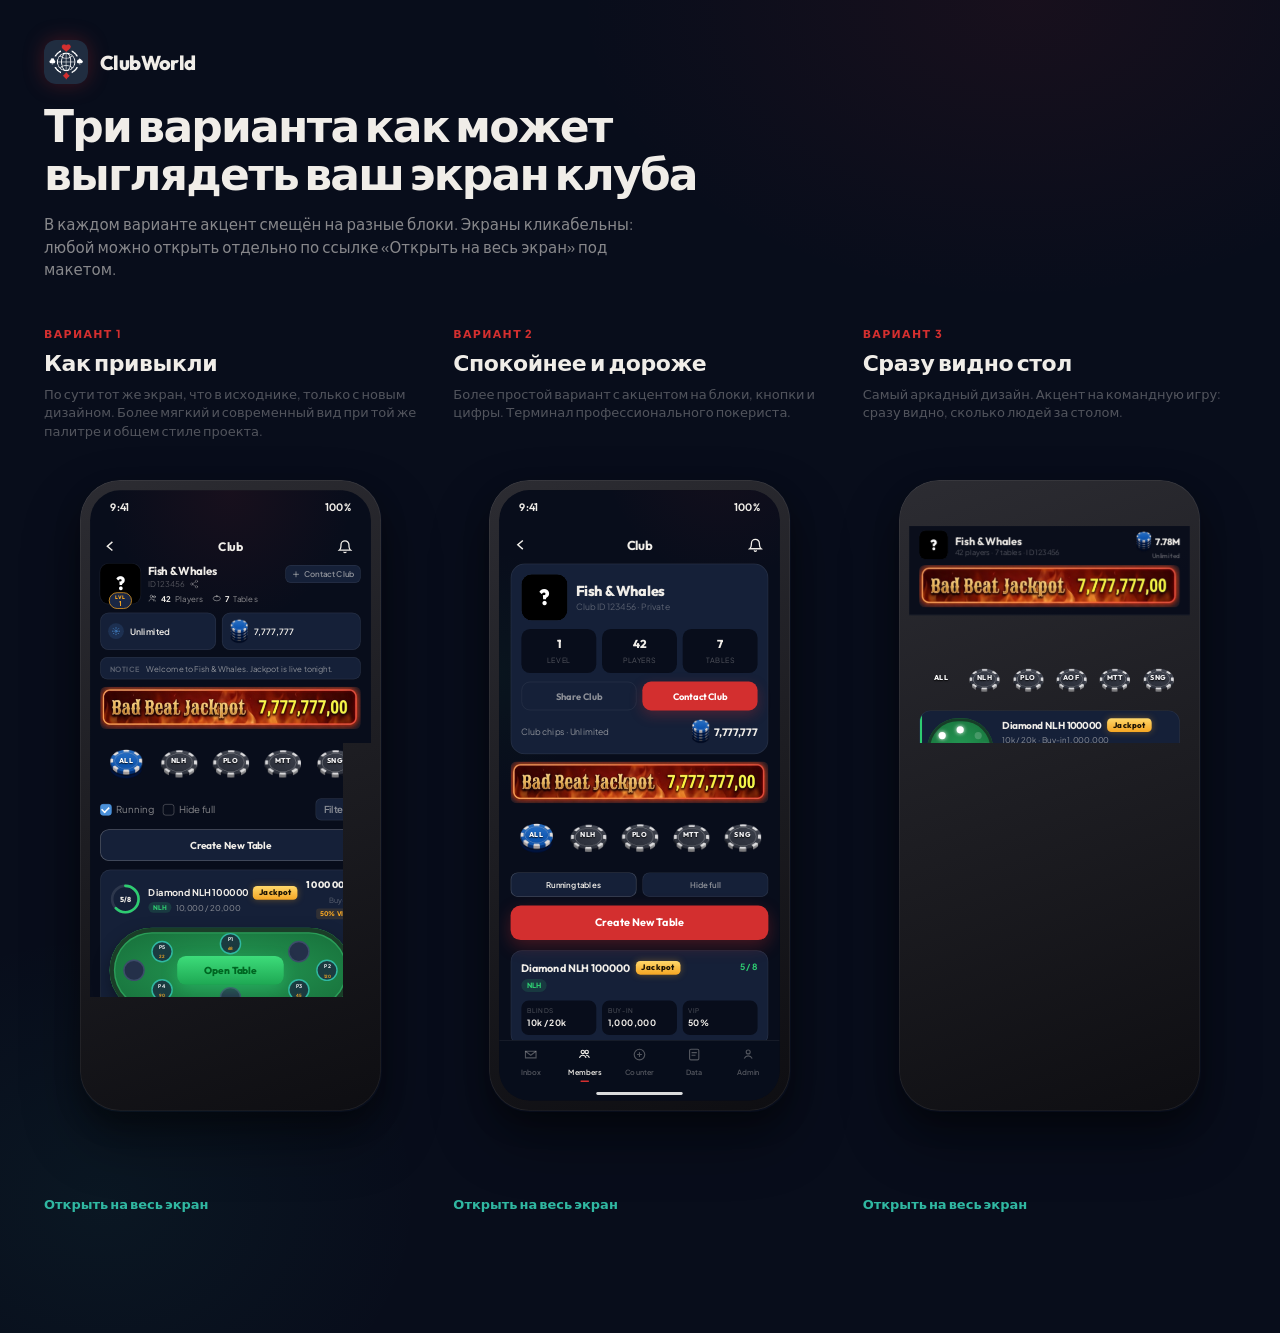
<file: index.html>
<!DOCTYPE html>
<html lang="ru">
<head>
<meta charset="UTF-8">
<meta name="viewport" content="width=device-width, initial-scale=1">
<meta http-equiv="Cache-Control" content="no-cache, no-store, must-revalidate">
<title>Три варианта как может выглядеть ваш экран клуба</title>
<link rel="preconnect" href="https://fonts.googleapis.com">
<link href="https://fonts.googleapis.com/css2?family=Outfit:wght@400;500;600;700;800&family=Plus+Jakarta+Sans:wght@400;500;600;700&display=swap" rel="stylesheet">
<link rel="stylesheet" href="css/tokens.css?v=10">
<style>
html { height: auto; overflow: visible; }
body {
  overflow: visible;
  background:
    radial-gradient(ellipse 70% 45% at 80% 0%, rgba(211,47,47,.08), transparent 50%),
    radial-gradient(ellipse 50% 40% at 8% 90%, rgba(48,184,162,.06), transparent 50%),
    var(--cw-deep);
  color: var(--cw-text);
}
.wrap { max-width: 1240px; margin: 0 auto; padding: 40px 24px 120px; overflow: visible; }

.brand { display: flex; align-items: center; gap: 12px; margin-bottom: 18px; }
.brand img {
  width: 44px; height: 44px; border-radius: 12px;
  filter: drop-shadow(0 0 10px rgba(211,47,47,.28));
}
.brand span { font-family: var(--font-d); font-weight: 800; font-size: 20px; letter-spacing: -.03em; }

h1 {
  font-family: var(--font-d); font-size: clamp(28px, 4.4vw, 44px);
  font-weight: 800; letter-spacing: -.04em; line-height: 1.08; max-width: 760px;
}
.lead {
  margin-top: 16px;
  max-width: 620px;
  font-size: 15px;
  line-height: 1.5;
  color: var(--cw-dim);
}

.grid {
  display: grid;
  grid-template-columns: repeat(3, minmax(0, 1fr));
  gap: 36px;
  margin-top: 40px;
  overflow: visible;
}
.col { overflow: visible; }
.col h2 { font-family: var(--font-d); font-size: 22px; font-weight: 700; letter-spacing: -.02em; margin: 0 0 8px; }
.note {
  font-size: 13px;
  line-height: 1.45;
  color: var(--cw-mute);
  margin: 0 0 16px;
  min-height: 4.6em;
}
.num {
  display: inline-block; font-size: 11px; font-weight: 800; letter-spacing: .12em;
  text-transform: uppercase; color: var(--cw-red); margin-bottom: 8px;
}

.device-glow {
  width: 302px;
  margin: 0 auto;
  padding: 20px 36px 80px;
  box-sizing: content-box;
  overflow: visible;
}
.device-frame {
  border-radius: 40px;
  box-shadow:
    0 12px 24px rgba(0,0,0,.28),
    0 28px 56px rgba(0,0,0,.38);
}
.device-slot {
  width: 302px;
  height: 632px;
  overflow: hidden;
  border-radius: 40px;
}
.device {
  width: 418px;
  height: 876px;
  padding: 14px;
  border-radius: 56px;
  background: linear-gradient(160deg, #2c2c32, #0e0e12);
  box-shadow: inset 0 0 0 1px rgba(255,255,255,.08);
  transform: scale(.72);
  transform-origin: top left;
  overflow: hidden;
}
.screen {
  width: 100%;
  height: 100%;
  border-radius: 42px;
  overflow: hidden;
  background: var(--cw-deep);
  isolation: isolate;
  -webkit-mask-image: -webkit-radial-gradient(white, white);
  mask-image: radial-gradient(white, white);
}
.screen iframe {
  width: 100%;
  height: 100%;
  border: 0;
  display: block;
  background: var(--cw-deep);
}

.open {
  display: inline-flex; margin: 0;
  color: var(--cw-teal); font-size: 13px; font-weight: 700; text-decoration: none;
}
.open:hover { color: #fff; }

@media (max-width: 1100px) {
  .grid { grid-template-columns: 1fr; justify-items: center; }
  .col { max-width: 360px; }
}
</style>
</head>
<body>
<div class="wrap">
  <div class="brand">
    <img src="assets/logo.png" alt="ClubWorld">
    <span>ClubWorld</span>
  </div>

  <h1>Три варианта как может выглядеть ваш экран клуба</h1>
  <p class="lead">В каждом варианте акцент смещён на разные блоки. Экраны кликабельны: любой можно открыть отдельно по ссылке «Открыть на весь экран» под макетом.</p>

  <div class="grid">
    <div class="col">
      <div class="num">Вариант 1</div>
      <h2>Как привыкли</h2>
      <p class="note">По сути тот же экран, что в исходнике, только с новым дизайном. Более мягкий и современный вид при той же палитре и общем стиле проекта.</p>
      <div class="device-glow">
        <div class="device-frame">
          <div class="device-slot">
            <div class="device"><div class="screen"><iframe src="a-operator.html?v=10" title="Вариант 1"></iframe></div></div>
          </div>
        </div>
      </div>
      <a class="open" href="a-operator.html?v=10">Открыть на весь экран</a>
    </div>

    <div class="col">
      <div class="num">Вариант 2</div>
      <h2>Спокойнее и дороже</h2>
      <p class="note">Более простой вариант с акцентом на блоки, кнопки и цифры. Терминал профессионального покериста.</p>
      <div class="device-glow">
        <div class="device-frame">
          <div class="device-slot">
            <div class="device"><div class="screen"><iframe src="b-members.html?v=10" title="Вариант 2"></iframe></div></div>
          </div>
        </div>
      </div>
      <a class="open" href="b-members.html?v=10">Открыть на весь экран</a>
    </div>

    <div class="col">
      <div class="num">Вариант 3</div>
      <h2>Сразу видно стол</h2>
      <p class="note">Самый аркадный дизайн. Акцент на командную игру: сразу видно, сколько людей за столом.</p>
      <div class="device-glow">
        <div class="device-frame">
          <div class="device-slot">
            <div class="device"><div class="screen"><iframe src="c-seatmap.html?v=10" title="Вариант 3"></iframe></div></div>
          </div>
        </div>
      </div>
      <a class="open" href="c-seatmap.html?v=10">Открыть на весь экран</a>
    </div>
  </div>
</div>
</body>
</html>
</file>
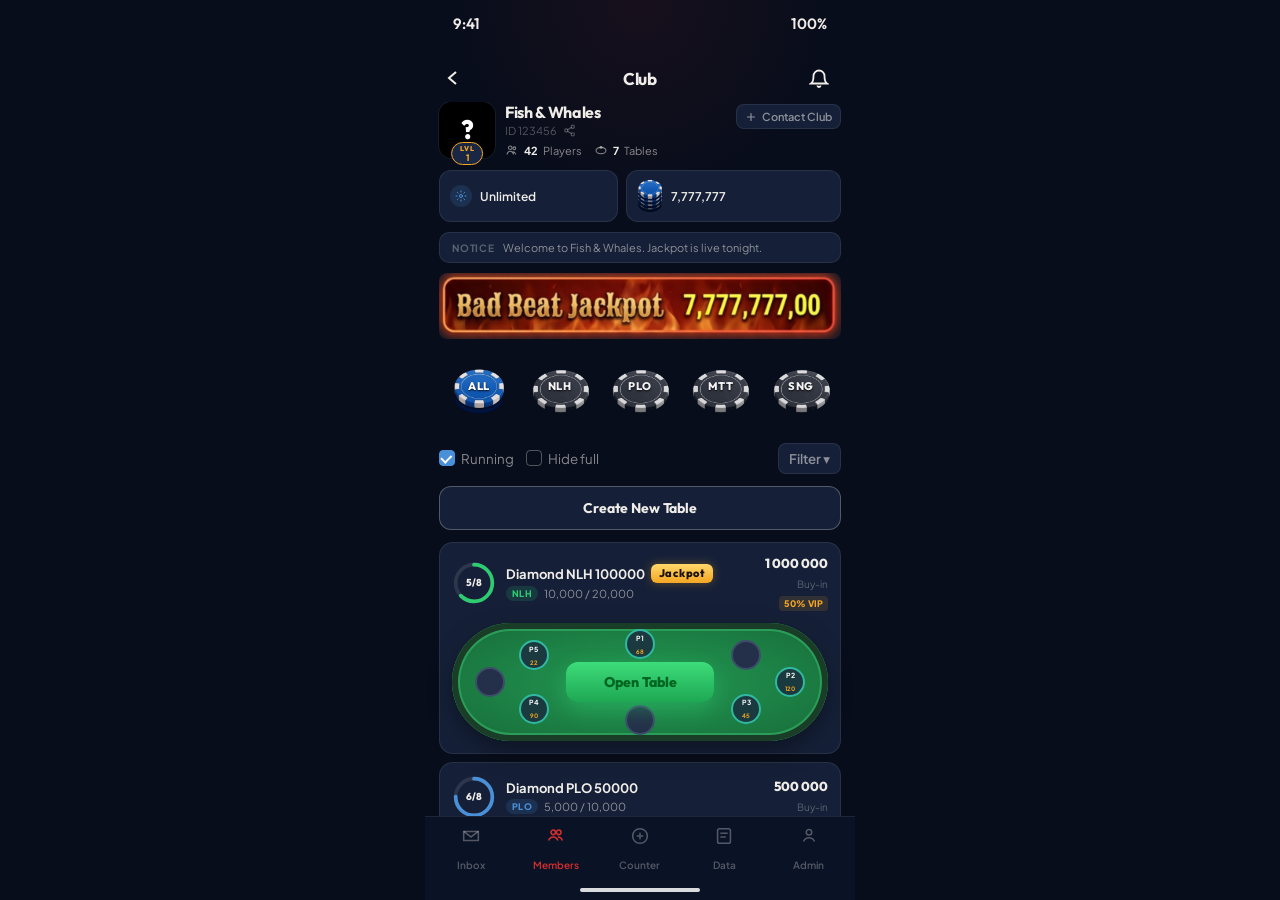
<file: a-operator.html>
<!DOCTYPE html>
<html lang="en">
<head>
<meta charset="UTF-8">
<meta name="viewport" content="width=device-width, initial-scale=1, maximum-scale=1">
<meta http-equiv="Cache-Control" content="no-cache, no-store, must-revalidate">
<title>A - Operator · ClubWorld</title>
<link rel="preconnect" href="https://fonts.googleapis.com">
<link href="https://fonts.googleapis.com/css2?family=Cinzel:wght@700;900&family=Oswald:wght@600;700&family=Outfit:wght@400;500;600;700;800&family=Plus+Jakarta+Sans:wght@400;500;600;700;800&family=Rye&display=swap" rel="stylesheet">
<link rel="stylesheet" href="css/tokens.css?v=10">
<style>
html, body { height: 100%; overflow: hidden; }
body { background: var(--cw-deep); }
.app {
  width: 100%; height: 100%; max-width: 430px; margin: 0 auto;
  background:
    radial-gradient(ellipse 80% 40% at 50% 0%, rgba(211,47,47,.08), transparent 55%),
    var(--cw-deep);
  display: flex; flex-direction: column; position: relative; overflow: hidden;
  border-radius: 0;
}
.status {
  height: 54px; padding: 14px 28px 0; display: flex; justify-content: space-between;
  font-family: var(--font-d); font-size: 15px; font-weight: 600;
}
.top {
  height: 48px; display: grid; grid-template-columns: 48px 1fr 48px; align-items: center;
  padding: 0 8px;
}
.top h1 { text-align: center; font-family: var(--font-d); font-size: 17px; font-weight: 700; letter-spacing: -.02em; }
.icon {
  width: 40px; height: 40px; display: grid; place-items: center; color: var(--cw-text);
}
.scroll { flex: 1; overflow-y: auto; padding: 0 14px 12px; }
.scroll::-webkit-scrollbar { display: none; }

.club {
  display: grid; grid-template-columns: 56px 1fr auto; gap: 10px 10px; align-items: start;
  margin-bottom: 10px;
}
.avatar {
  width: 56px; height: 56px; border-radius: 22%;
  position: relative; flex-shrink: 0;
}
.avatar .ph { width: 100%; height: 100%; font-size: 26px; }
.lvl {
  position: absolute; left: 50%; bottom: -7px; transform: translateX(-50%);
  display: flex; flex-direction: column; align-items: center; justify-content: center;
  text-align: center;
  background: #1a2744; border: 1px solid var(--cw-gold); color: var(--cw-gold);
  font-size: 7px; font-weight: 800; letter-spacing: .04em; padding: 2px 8px; border-radius: 99px;
  font-family: var(--font-d); line-height: 1.1; min-width: 28px;
}
.lvl b { font-size: 9px; letter-spacing: 0; line-height: 1; }
.club h2 { font-family: var(--font-d); font-size: 16px; font-weight: 700; letter-spacing: -.02em; }
.idrow { display: flex; align-items: center; gap: 6px; margin: 2px 0 6px; color: var(--cw-mute); font-size: 11px; }
.contact {
  display: inline-flex; align-items: center; gap: 5px;
  background: var(--cw-card); border: 1px solid var(--cw-line); border-radius: 8px;
  padding: 5px 8px; font-size: 11px; font-weight: 600; color: var(--cw-dim);
  white-space: nowrap;
  align-self: start;
  margin-top: 2px;
}
.club-row {
  display: flex; align-items: center; gap: 12px;
  margin-top: 6px;
}
.meta { display: flex; gap: 12px; font-size: 11px; color: var(--cw-dim); min-width: 0; }
.meta span { display: inline-flex; align-items: center; gap: 5px; }
.meta svg { flex-shrink: 0; }
.meta b { color: var(--cw-text); font-weight: 700; }

.pills { display: grid; grid-template-columns: 1fr 1.2fr; gap: 8px; margin: 12px 0 10px; }
.pill {
  background: var(--cw-card); border: 1px solid var(--cw-line); border-radius: 12px;
  padding: 8px 10px; display: flex; align-items: center; gap: 8px; font-size: 12px; font-weight: 600;
}
.pill .dot { width: 22px; height: 22px; border-radius: 50%; display: grid; place-items: center; background: rgba(74,144,217,.15); color: var(--cw-blue); }

.notice {
  background: var(--cw-card); border: 1px solid var(--cw-line); border-radius: 10px;
  padding: 8px 12px; font-size: 11px; color: var(--cw-dim); margin-bottom: 10px;
  display: flex; gap: 8px; align-items: center;
}
.notice span { color: var(--cw-mute); font-weight: 700; font-size: 10px; letter-spacing: .08em; text-transform: uppercase; }

.felt { overflow: hidden; }

.filters { display: flex; }

.toggles { display: flex; align-items: center; gap: 12px; margin-bottom: 12px; font-size: 11px; color: var(--cw-dim); }
.check { display: flex; align-items: center; gap: 6px; }
.box {
  width: 16px; height: 16px; border-radius: 4px; border: 1.5px solid var(--cw-mute);
  display: grid; place-items: center;
}
.check.is-on .box { background: var(--cw-blue); border-color: var(--cw-blue); }
.check.is-on .box::after { content: ""; width: 8px; height: 5px; border-left: 2px solid #fff; border-bottom: 2px solid #fff; transform: rotate(-45deg) translateY(-1px); }
.filter-btn {
  margin-left: auto; display: flex; align-items: center; gap: 4px;
  background: var(--cw-card); border: 1px solid var(--cw-line); border-radius: 8px; padding: 6px 10px; font-weight: 600;
}

.create {
  width: 100%; height: 44px; border-radius: 12px; margin-bottom: 12px;
  border: 1px solid rgba(240,237,232,.28); background: var(--cw-card);
  font-family: var(--font-d); font-weight: 700; font-size: 14px; letter-spacing: -.01em;
}

.table {
  background: var(--cw-card); border: 1px solid var(--cw-line); border-radius: 14px;
  padding: 12px; margin-bottom: 8px;
}
.t-main { display: grid; grid-template-columns: 44px 1fr auto; gap: 10px; align-items: center; }
.occ { position: relative; width: 44px; height: 44px; }
.occ svg { width: 44px; height: 44px; }
.occ span {
  position: absolute; inset: 0; display: grid; place-items: center;
  font-family: var(--font-d); font-size: 10px; font-weight: 800;
}
.t-name { font-size: 13px; font-weight: 700; display: flex; align-items: center; gap: 6px; }
.t-sub { font-size: 11px; color: var(--cw-dim); margin-top: 3px; display: flex; gap: 6px; align-items: center; }
.tag { font-size: 9px; font-weight: 800; padding: 2px 6px; border-radius: 99px; letter-spacing: .04em; }
.tag.nlh { background: rgba(46,204,113,.15); color: var(--cw-green); }
.tag.plo { background: rgba(74,144,217,.15); color: var(--cw-blue); }
.tag.mtt { background: rgba(245,166,35,.15); color: var(--cw-gold); }
.tag.aof { background: rgba(211,47,47,.15); color: #ff6b6b; }
.tag.sng { background: rgba(196,165,116,.18); color: #c4a574; }
.buy { text-align: right; }
.buy b { display: block; font-family: var(--font-d); font-size: 13px; font-weight: 800; }
.buy small { color: var(--cw-mute); font-size: 10px; }
.badges { display: flex; justify-content: flex-end; gap: 4px; margin-top: 4px; }
.badge { font-size: 9px; font-weight: 800; color: var(--cw-gold); background: rgba(245,166,35,.12); padding: 2px 5px; border-radius: 4px; }

.preview { display: none; padding-top: 12px; }
.table.is-open .preview { display: block; }
.felt {
  height: 118px; border-radius: 70px; position: relative; overflow: hidden;
  background: radial-gradient(ellipse at 50% 50%, #249a54, var(--cw-felt-edge));
  box-shadow: inset 0 0 0 6px #1a3d28, inset 0 0 0 8px #2a9d58, 0 10px 24px rgba(0,0,0,.35);
}
.seat {
  --a: 0deg;
  --s: 30px;
  position: absolute;
  width: var(--s); height: var(--s); border-radius: 50%;
  left: calc(50% + cos(var(--a)) * 40% - var(--s) / 2);
  top: calc(50% + sin(var(--a)) * 32% - var(--s) / 2);
  background: #243049; border: 2px solid #3d4d6a; display: grid; place-items: center;
  font-size: 7px; font-weight: 700; color: var(--cw-dim);
}
.seat.on { border-color: var(--cw-teal); background: #1b3a40; color: #fff; }
.seat b { font-size: 6px; color: var(--cw-gold); }
.join {
  position: absolute; left: 50%; top: 50%; transform: translate(-50%,-50%);
  width: 148px; height: 40px; border-radius: 12px;
  background: linear-gradient(180deg, #3ddc7a, #1ea853);
  color: #062; font-family: var(--font-d); font-weight: 800; font-size: 14px;
  box-shadow: 0 8px 20px rgba(46,204,113,.4); z-index: 2;
}

.tabbar {
  height: 84px; background: rgba(11,20,40,.92); backdrop-filter: blur(16px);
  border-top: 1px solid var(--cw-line); display: grid; grid-template-columns: repeat(5,1fr);
  padding: 8px 4px 22px;
}
.tab { display: grid; justify-items: center; gap: 4px; color: var(--cw-mute); font-size: 10px; font-weight: 600; }
.tab svg { width: 22px; height: 22px; }
.tab.is-on { color: var(--cw-red); }

.toast {
  position: absolute; left: 50%; bottom: 100px; transform: translateX(-50%) translateY(12px);
  background: var(--cw-elev); border: 1px solid var(--cw-line); padding: 10px 16px; border-radius: 99px;
  font-size: 12px; font-weight: 600; opacity: 0; pointer-events: none; transition: .3s var(--ease); white-space: nowrap;
}
.toast.is-on { opacity: 1; transform: translateX(-50%) translateY(0); }
.home { position: absolute; left: 50%; bottom: 8px; width: 120px; height: 4px; background: #fff; border-radius: 4px; transform: translateX(-50%); opacity: .85; }
</style>
</head>
<body>
<div class="app">
  <div class="status"><span>9:41</span><span>100%</span></div>
  <div class="top">
    <button class="icon" aria-label="Back">
      <svg width="22" height="22" fill="none" stroke="currentColor" stroke-width="2"><path d="M14 5 7 11l7 6"/></svg>
    </button>
    <h1>Club</h1>
    <button class="icon" aria-label="Alerts">
      <svg width="20" height="20" fill="none" stroke="currentColor" stroke-width="1.8"><path d="M15.5 8a5.5 5.5 0 1 0-11 0c0 6-2.5 7.5-2.5 7.5h16S15.5 14 15.5 8"/><path d="M11.5 17.5a1.5 1.5 0 0 1-3 0"/></svg>
    </button>
  </div>

  <div class="scroll">
    <div class="club">
      <div class="avatar">
        <div class="ph">?</div>
        <div class="lvl">LVL<b>1</b></div>
      </div>
      <div>
        <h2>Fish &amp; Whales</h2>
        <div class="idrow">ID 123456
          <svg width="13" height="13" viewBox="0 0 24 24" fill="none" stroke="currentColor" stroke-width="2" stroke-linecap="round"><circle cx="18" cy="5" r="3"/><circle cx="6" cy="12" r="3"/><circle cx="18" cy="19" r="3"/><path d="m8.6 13.5 6.8 4M15.4 6.5l-6.8 4"/></svg>
        </div>
        <div class="club-row">
          <div class="meta">
            <span>
              <svg width="14" height="14" viewBox="0 0 24 24" fill="none" stroke="currentColor" stroke-width="1.8" stroke-linecap="round"><circle cx="9" cy="8" r="3"/><circle cx="16" cy="9" r="2.4"/><path d="M3.5 19c.8-3.2 2.8-5 5.5-5s4.7 1.8 5.5 5"/><path d="M14 15.2c1.8 0 3.4 1 4.2 3.8"/></svg>
              <b>42</b> Players
            </span>
            <span>
              <svg width="14" height="14" viewBox="0 0 24 24" fill="none" stroke="currentColor" stroke-width="1.8"><ellipse cx="12" cy="13" rx="8.5" ry="5.5"/><circle cx="12" cy="7.5" r="1.6"/></svg>
              <b>7</b> Tables
            </span>
          </div>
        </div>
      </div>
      <button class="contact">
        <svg width="12" height="12" viewBox="0 0 24 24" fill="none" stroke="currentColor" stroke-width="2.4" stroke-linecap="round"><path d="M12 5v14M5 12h14"/></svg>
        Contact Club
      </button>
    </div>

    <div class="pills">
      <div class="pill">
        <span class="dot">
          <svg width="12" height="12" viewBox="0 0 24 24" fill="none" stroke="currentColor" stroke-width="2" stroke-linecap="round"><circle cx="12" cy="12" r="3"/><path d="M12 2v2M12 20v2M4.9 4.9l1.4 1.4M17.7 17.7l1.4 1.4M2 12h2M20 12h2M4.9 19.1l1.4-1.4M17.7 6.3l1.4-1.4"/></svg>
        </span>
        Unlimited
      </div>
      <div class="pill"><img class="chip-stack" src="assets/chip-stack.png" alt=""> 7,777,777</div>
    </div>

    <div class="notice"><span>Notice</span> Welcome to Fish &amp; Whales. Jackpot is live tonight.</div>

    <div class="jp-card">
      <img src="assets/jackpot-banner.png" alt="Bad Beat Jackpot">
    </div>

    <div class="filters" data-filter-group>
      <button class="mode-chip is-on" data-filter="all"><span>All</span></button>
      <button class="mode-chip" data-filter="nlh"><span>NLH</span></button>
      <button class="mode-chip" data-filter="plo"><span>PLO</span></button>
      <button class="mode-chip" data-filter="mtt"><span>MTT</span></button>
      <button class="mode-chip" data-filter="sng"><span>SNG</span></button>
    </div>

    <div class="toggles">
      <button class="check is-on" data-check><span class="box"></span> Running</button>
      <button class="check" data-check><span class="box"></span> Hide full</button>
      <button class="filter-btn">Filter ▾</button>
    </div>

    <button class="create" data-toast="Create table: coming in next screen">Create New Table</button>

    <article class="table is-open" data-table data-game="nlh">
      <div class="t-main">
        <div class="occ">
          <svg viewBox="0 0 36 36"><circle cx="18" cy="18" r="15" fill="none" stroke="rgba(255,255,255,.1)" stroke-width="3"/><circle cx="18" cy="18" r="15" fill="none" stroke="#2ECC71" stroke-width="3" stroke-linecap="round" stroke-dasharray="58.9 94.2" transform="rotate(-90 18 18)"/></svg>
          <span>5/8</span>
        </div>
        <div>
          <div class="t-name">Diamond NLH 100000 <span class="jp-mark">Jackpot</span></div>
          <div class="t-sub"><span class="tag nlh">NLH</span> 10,000 / 20,000</div>
        </div>
        <div class="buy"><b>1 000 000</b><small>Buy-in</small><div class="badges"><span class="badge">50% VIP</span></div></div>
      </div>
      <div class="preview">
        <div class="felt">
          <div class="seat on" style="--a:-90deg">P1<br><b>68</b></div>
          <div class="seat" style="--a:-45deg"></div>
          <div class="seat on" style="--a:0deg">P2<br><b>120</b></div>
          <div class="seat on" style="--a:45deg">P3<br><b>45</b></div>
          <div class="seat" style="--a:90deg"></div>
          <div class="seat on" style="--a:135deg">P4<br><b>90</b></div>
          <div class="seat" style="--a:180deg"></div>
          <div class="seat on" style="--a:225deg">P5<br><b>22</b></div>
          <button class="join" data-toast="Opening Diamond NLH…">Open Table</button>
        </div>
      </div>
    </article>

    <article class="table" data-table data-game="plo">
      <div class="t-main">
        <div class="occ">
          <svg viewBox="0 0 36 36"><circle cx="18" cy="18" r="15" fill="none" stroke="rgba(255,255,255,.1)" stroke-width="3"/><circle cx="18" cy="18" r="15" fill="none" stroke="#4A90D9" stroke-width="3" stroke-linecap="round" stroke-dasharray="70.6 94.2" transform="rotate(-90 18 18)"/></svg>
          <span>6/8</span>
        </div>
        <div>
          <div class="t-name">Diamond PLO 50000</div>
          <div class="t-sub"><span class="tag plo">PLO</span> 5,000 / 10,000</div>
        </div>
        <div class="buy"><b>500 000</b><small>Buy-in</small></div>
      </div>
      <div class="preview">
        <div class="felt"><button class="join" data-toast="Opening Diamond PLO…">Open Table</button></div>
      </div>
    </article>

    <article class="table" data-table data-game="mtt">
      <div class="t-main">
        <div class="occ">
          <svg viewBox="0 0 36 36"><circle cx="18" cy="18" r="15" fill="none" stroke="rgba(255,255,255,.1)" stroke-width="3"/><circle cx="18" cy="18" r="15" fill="none" stroke="#F5A623" stroke-width="3" stroke-linecap="round" stroke-dasharray="70.6 94.2" transform="rotate(-90 18 18)"/></svg>
          <span>24/32</span>
        </div>
        <div>
          <div class="t-name">Club MTT #12</div>
          <div class="t-sub"><span class="tag mtt">MTT</span> Late reg 12:40</div>
        </div>
        <div class="buy"><b>50 000</b><small>GTD</small></div>
      </div>
      <div class="preview">
        <div class="felt"><button class="join" data-toast="Registering Club MTT #12…">Register</button></div>
      </div>
    </article>

    <article class="table" data-table data-game="sng">
      <div class="t-main">
        <div class="occ">
          <svg viewBox="0 0 36 36"><circle cx="18" cy="18" r="15" fill="none" stroke="rgba(255,255,255,.1)" stroke-width="3"/><circle cx="18" cy="18" r="15" fill="none" stroke="#c4a574" stroke-width="3" stroke-linecap="round" stroke-dasharray="73.3 94.2" transform="rotate(-90 18 18)"/></svg>
          <span>7/9</span>
        </div>
        <div>
          <div class="t-name">Sunday SNG</div>
          <div class="t-sub"><span class="tag sng">SNG</span> Starts when full</div>
        </div>
        <div class="buy"><b>10 000</b><small>Buy-in</small></div>
      </div>
      <div class="preview">
        <div class="felt"><button class="join" data-toast="Joining Sunday SNG…">Take Seat</button></div>
      </div>
    </article>
  </div>

  <nav class="tabbar">
    <button class="tab" data-nav>
      <svg viewBox="0 0 24 24" fill="none" stroke="currentColor" stroke-width="1.7"><path d="M4 7h16v10H4z"/><path d="m4 7 8 6 8-6"/></svg>
      Inbox
    </button>
    <button class="tab is-on" data-nav>
      <svg viewBox="0 0 24 24" fill="none" stroke="currentColor" stroke-width="1.7"><circle cx="9" cy="8" r="2.5"/><circle cx="15" cy="8" r="2.5"/><path d="M4 17c1-3 3-4 5-4s4 1 5 4"/><path d="M14 13c2 0 4 1 5 4"/></svg>
      Members
    </button>
    <button class="tab" data-nav>
      <svg viewBox="0 0 24 24" fill="none" stroke="currentColor" stroke-width="1.7" stroke-linecap="round"><circle cx="12" cy="12" r="8"/><path d="M12 9v6M9 12h6"/></svg>
      Counter
    </button>
    <button class="tab" data-nav>
      <svg viewBox="0 0 24 24" fill="none" stroke="currentColor" stroke-width="1.7"><rect x="5" y="4" width="14" height="16" rx="2"/><path d="M8 9h8M8 13h6"/></svg>
      Data
    </button>
    <button class="tab" data-nav>
      <svg viewBox="0 0 24 24" fill="none" stroke="currentColor" stroke-width="1.7"><circle cx="12" cy="8" r="3"/><path d="M6 18c1.5-3 3.5-4 6-4s4.5 1 6 4"/></svg>
      Admin
    </button>
  </nav>
  <div class="toast"></div>
  <div class="home"></div>
</div>
<script src="js/club.js"></script>
</body>
</html>
</file>
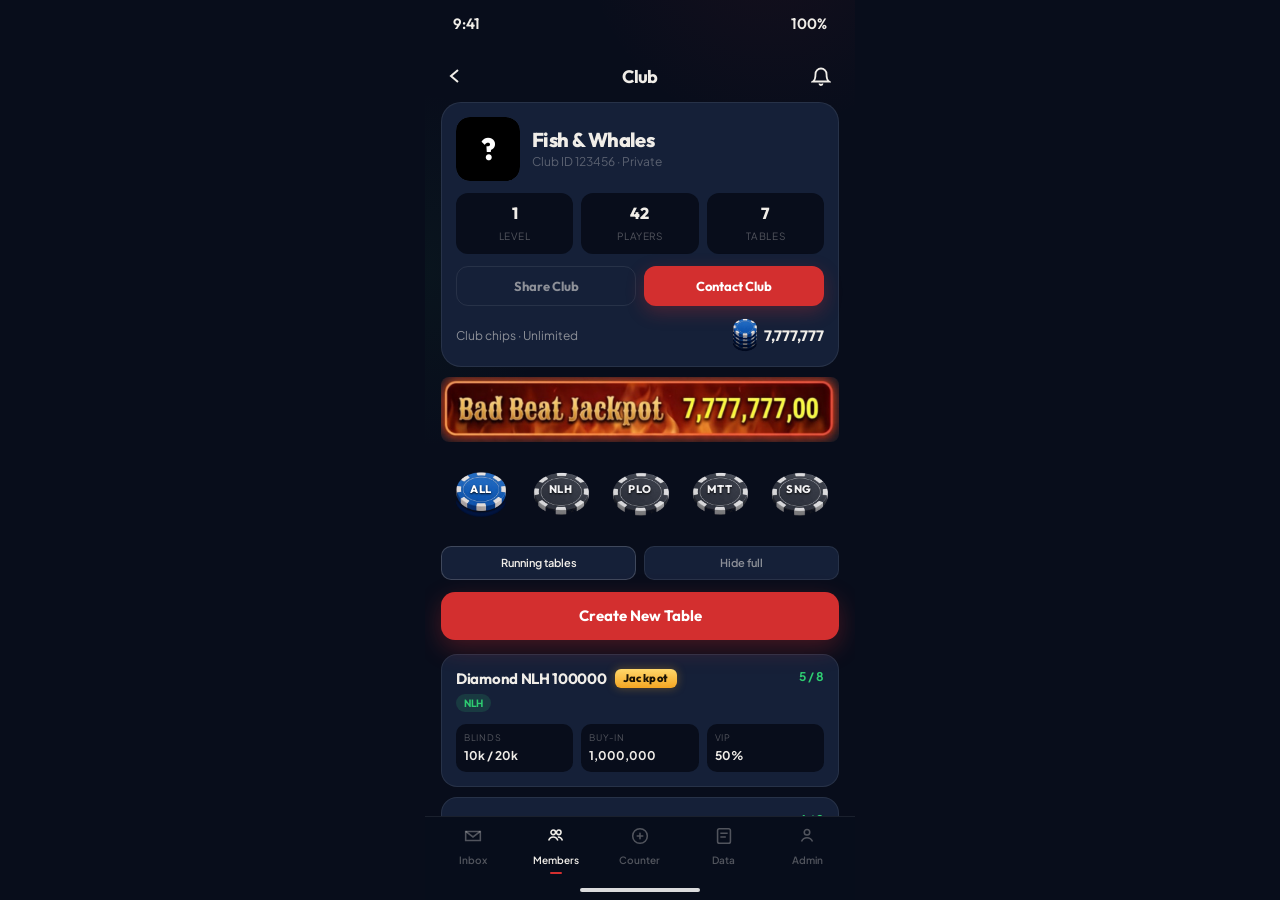
<file: b-members.html>
<!DOCTYPE html>
<html lang="en">
<head>
<meta charset="UTF-8">
<meta name="viewport" content="width=device-width, initial-scale=1, maximum-scale=1">
<meta http-equiv="Cache-Control" content="no-cache, no-store, must-revalidate">
<title>B - Members · ClubWorld</title>
<link rel="preconnect" href="https://fonts.googleapis.com">
<link href="https://fonts.googleapis.com/css2?family=Cinzel:wght@700;900&family=Oswald:wght@600;700&family=Outfit:wght@400;500;600;700;800&family=Plus+Jakarta+Sans:wght@400;500;600;700;800&family=Rye&display=swap" rel="stylesheet">
<link rel="stylesheet" href="css/tokens.css?v=8">
<style>
html, body { height: 100%; overflow: hidden; }
body { background: var(--cw-deep); }
.app {
  width: 100%; height: 100%; max-width: 430px; margin: 0 auto;
  background:
    radial-gradient(ellipse 90% 50% at 80% -10%, rgba(211,47,47,.07), transparent 50%),
    radial-gradient(ellipse 60% 40% at 0% 30%, rgba(30,140,74,.06), transparent 50%),
    var(--cw-deep);
  display: flex; flex-direction: column; position: relative; overflow: hidden;
}
.status { height: 54px; padding: 14px 28px 0; display: flex; justify-content: space-between; font-family: var(--font-d); font-size: 15px; font-weight: 600; }
.top { height: 44px; display: grid; grid-template-columns: 44px 1fr 44px; align-items: center; padding: 0 10px; }
.top h1 { text-align: center; font-family: var(--font-d); font-size: 18px; font-weight: 700; letter-spacing: -.03em; }
.icon { width: 40px; height: 40px; display: grid; place-items: center; }
.scroll { flex: 1; overflow-y: auto; padding: 4px 16px 20px; }
.scroll::-webkit-scrollbar { display: none; }

.hero-card {
  background: var(--cw-card); border: 1px solid var(--cw-line); border-radius: 20px;
  padding: 14px; margin-bottom: 10px;
}
.hero-top { display: flex; gap: 12px; align-items: center; }
.logo-wrap {
  width: 64px; height: 64px; border-radius: 22%; overflow: hidden; flex-shrink: 0;
}
.logo-wrap .ph { width: 100%; height: 100%; font-size: 30px; }
.hero-card h2 { font-family: var(--font-d); font-size: 20px; font-weight: 800; letter-spacing: -.03em; line-height: 1.1; }
.hero-card .id { font-size: 12px; color: var(--cw-mute); margin-top: 3px; }
.stats { display: grid; grid-template-columns: repeat(3,1fr); gap: 8px; margin-top: 12px; }
.stat {
  background: var(--cw-deep); border-radius: 12px; padding: 10px 8px; text-align: center;
}
.stat b { display: block; font-family: var(--font-d); font-size: 16px; font-weight: 800; }
.stat span { font-size: 10px; color: var(--cw-mute); letter-spacing: .06em; text-transform: uppercase; }
.actions { display: grid; grid-template-columns: 1fr 1fr; gap: 8px; margin-top: 12px; }
.ghost, .solid {
  height: 40px; border-radius: 12px; font-weight: 700; font-size: 13px; font-family: var(--font-d);
}
.ghost { background: transparent; border: 1px solid var(--cw-line); color: var(--cw-dim); }
.solid { background: var(--cw-red); color: #fff; box-shadow: 0 6px 18px rgba(211,47,47,.28); }
.balance {
  margin-top: 12px; display: flex; justify-content: space-between; align-items: center;
  font-size: 12px; color: var(--cw-dim);
}
.balance b { font-family: var(--font-d); font-size: 15px; color: var(--cw-text); display: inline-flex; align-items: center; gap: 6px; }

.felt { overflow: hidden; }

.section { font-size: 11px; font-weight: 700; letter-spacing: .12em; text-transform: uppercase; color: var(--cw-mute); margin: 4px 0 10px; }

.pills { display: flex; gap: 10px; overflow-x: auto; padding-bottom: 12px; }
.pills::-webkit-scrollbar { display: none; }

.row-tools { display: flex; gap: 8px; margin-bottom: 12px; }
.row-tools button {
  flex: 1; height: 34px; border-radius: 10px; font-size: 11px; font-weight: 600; color: var(--cw-dim);
  background: var(--cw-card); border: 1px solid var(--cw-line);
}
.row-tools button.is-on { color: var(--cw-text); border-color: rgba(255,255,255,.18); }

.create {
  width: 100%; height: 48px; border-radius: 14px; margin-bottom: 14px;
  background: var(--cw-red); color: #fff; font-family: var(--font-d); font-weight: 700; font-size: 15px;
  box-shadow: 0 8px 24px rgba(211,47,47,.3);
}

.table {
  background: var(--cw-card); border: 1px solid var(--cw-line); border-radius: 16px;
  padding: 14px; margin-bottom: 10px;
}
.t-head { display: flex; justify-content: space-between; align-items: flex-start; gap: 8px; }
.t-name { font-family: var(--font-d); font-size: 15px; font-weight: 700; letter-spacing: -.02em; display: flex; align-items: center; gap: 8px; flex-wrap: wrap; }
.players { font-size: 12px; font-weight: 700; color: var(--cw-green); }
.grid3 { display: grid; grid-template-columns: 1fr 1fr 1fr; gap: 8px; margin-top: 12px; }
.cell { background: var(--cw-deep); border-radius: 10px; padding: 8px; }
.cell small { display: block; font-size: 9px; color: var(--cw-mute); letter-spacing: .08em; text-transform: uppercase; }
.cell b { font-size: 12px; font-weight: 700; }
.tag { display: inline-block; font-size: 10px; font-weight: 800; padding: 3px 8px; border-radius: 99px; margin-top: 6px; }
.tag.nlh { background: rgba(46,204,113,.15); color: var(--cw-green); }
.tag.plo { background: rgba(74,144,217,.15); color: var(--cw-blue); }
.tag.mtt { background: rgba(245,166,35,.15); color: var(--cw-gold); }
.tag.sng { background: rgba(196,165,116,.18); color: #c4a574; }

.preview { display: none; margin-top: 12px; }
.table.is-open .preview { display: block; }
.felt {
  height: 100px; border-radius: 60px; overflow: hidden;
  background: radial-gradient(ellipse at 50% 45%, #249a54, var(--cw-felt-edge));
  box-shadow: inset 0 0 0 5px #173d28, 0 8px 20px rgba(0,0,0,.3);
  position: relative;
}
.seat { position: absolute; width: 24px; height: 24px; border-radius: 50%; background: #1b2438; border: 2px solid #3a4a66; }
.seat.on { border-color: var(--cw-teal); background: #16343a; }
.join {
  position: absolute; left: 50%; top: 50%; transform: translate(-50%,-50%);
  width: 140px; height: 36px; border-radius: 10px;
  background: var(--cw-teal); color: #06251f; font-family: var(--font-d); font-weight: 800; font-size: 13px;
  z-index: 2;
}

.tabbar {
  height: 84px; background: rgba(8,13,27,.94); border-top: 1px solid var(--cw-line);
  display: grid; grid-template-columns: repeat(5,1fr); padding: 8px 6px 22px;
}
.tab { display: grid; justify-items: center; gap: 3px; color: var(--cw-mute); font-size: 10px; font-weight: 600; }
.tab svg { width: 22px; height: 22px; }
.tab.is-on { color: var(--cw-text); }
.tab.is-on span { width: 12px; height: 2px; background: var(--cw-red); border-radius: 2px; }

.toast {
  position: absolute; left: 50%; bottom: 100px; transform: translateX(-50%) translateY(12px);
  background: var(--cw-elev); border: 1px solid var(--cw-line); padding: 10px 16px; border-radius: 99px;
  font-size: 12px; font-weight: 600; opacity: 0; pointer-events: none; transition: .3s var(--ease); white-space: nowrap;
}
.toast.is-on { opacity: 1; transform: translateX(-50%) translateY(0); }
.home { position: absolute; left: 50%; bottom: 8px; width: 120px; height: 4px; background: #fff; border-radius: 4px; transform: translateX(-50%); opacity: .85; }
</style>
</head>
<body>
<div class="app">
  <div class="status"><span>9:41</span><span>100%</span></div>
  <div class="top">
    <button class="icon"><svg width="22" height="22" fill="none" stroke="currentColor" stroke-width="2"><path d="M14 5 7 11l7 6"/></svg></button>
    <h1>Club</h1>
    <button class="icon"><svg width="20" height="20" fill="none" stroke="currentColor" stroke-width="1.8"><path d="M15.5 8a5.5 5.5 0 1 0-11 0c0 6-2.5 7.5-2.5 7.5h16S15.5 14 15.5 8"/><path d="M11.5 17.5a1.5 1.5 0 0 1-3 0"/></svg></button>
  </div>

  <div class="scroll">
    <section class="hero-card">
      <div class="hero-top">
        <div class="logo-wrap"><div class="ph">?</div></div>
        <div>
          <h2>Fish &amp; Whales</h2>
          <div class="id">Club ID 123456 · Private</div>
        </div>
      </div>
      <div class="stats">
        <div class="stat"><b>1</b><span>Level</span></div>
        <div class="stat"><b>42</b><span>Players</span></div>
        <div class="stat"><b>7</b><span>Tables</span></div>
      </div>
      <div class="actions">
        <button class="ghost" data-toast="Share sheet">Share Club</button>
        <button class="solid" data-toast="Opening club chat">Contact Club</button>
      </div>
      <div class="balance"><span>Club chips · Unlimited</span><b><img class="chip-stack" src="assets/chip-stack.png" alt="">7,777,777</b></div>
    </section>

    <div class="jp-card">
      <img src="assets/jackpot-banner.png" alt="Bad Beat Jackpot">
    </div>

    <div class="filters" data-filter-group>
      <button class="mode-chip is-on" data-filter="all"><span>All</span></button>
      <button class="mode-chip" data-filter="nlh"><span>NLH</span></button>
      <button class="mode-chip" data-filter="plo"><span>PLO</span></button>
      <button class="mode-chip" data-filter="mtt"><span>MTT</span></button>
      <button class="mode-chip" data-filter="sng"><span>SNG</span></button>
    </div>

    <div class="row-tools">
      <button class="is-on" data-check>Running tables</button>
      <button data-check>Hide full</button>
    </div>

    <button class="create" data-toast="Create table: next screen">Create New Table</button>

    <article class="table" data-table data-game="nlh">
      <div class="t-head">
        <div>
          <div class="t-name">Diamond NLH 100000 <span class="jp-mark">Jackpot</span></div>
          <span class="tag nlh">NLH</span>
        </div>
        <div class="players">5 / 8</div>
      </div>
      <div class="grid3">
        <div class="cell"><small>Blinds</small><b>10k / 20k</b></div>
        <div class="cell"><small>Buy-in</small><b>1,000,000</b></div>
        <div class="cell"><small>VIP</small><b>50%</b></div>
      </div>
      <div class="preview">
        <div class="felt">
          <div class="seat on" style="left:46%;top:-6px"></div>
          <div class="seat on" style="left:80%;top:28px"></div>
          <div class="seat on" style="left:80%;bottom:28px"></div>
          <div class="seat" style="left:46%;bottom:-6px"></div>
          <div class="seat" style="left:8%;bottom:28px"></div>
          <div class="seat on" style="left:8%;top:28px"></div>
          <div class="seat on" style="left:26%;top:14px"></div>
          <div class="seat" style="left:66%;bottom:14px"></div>
          <button class="join" data-toast="Opening Diamond NLH…">Open Table</button>
        </div>
      </div>
    </article>

    <article class="table" data-table data-game="plo">
      <div class="t-head">
        <div>
          <div class="t-name">Diamond PLO 50000</div>
          <span class="tag plo">PLO</span>
        </div>
        <div class="players">6 / 8</div>
      </div>
      <div class="grid3">
        <div class="cell"><small>Blinds</small><b>5k / 10k</b></div>
        <div class="cell"><small>Buy-in</small><b>500,000</b></div>
        <div class="cell"><small>Seats</small><b>2 open</b></div>
      </div>
      <div class="preview">
        <div class="felt"><button class="join" data-toast="Opening Diamond PLO…">Open Table</button></div>
      </div>
    </article>

    <article class="table" data-table data-game="mtt">
      <div class="t-head">
        <div>
          <div class="t-name">Club MTT #12</div>
          <span class="tag mtt">MTT · Late reg</span>
        </div>
        <div class="players">24 / 32</div>
      </div>
      <div class="grid3">
        <div class="cell"><small>GTD</small><b>50,000</b></div>
        <div class="cell"><small>Blind</small><b>Lvl 4</b></div>
        <div class="cell"><small>Late</small><b>12:40</b></div>
      </div>
      <div class="preview">
        <div class="felt"><button class="join" data-toast="Registering…">Register</button></div>
      </div>
    </article>

    <article class="table" data-table data-game="sng">
      <div class="t-head">
        <div>
          <div class="t-name">Sunday SNG</div>
          <span class="tag sng">SNG</span>
        </div>
        <div class="players">7 / 9</div>
      </div>
      <div class="grid3">
        <div class="cell"><small>Buy-in</small><b>10,000</b></div>
        <div class="cell"><small>Status</small><b>Filling</b></div>
        <div class="cell"><small>Open</small><b>2 seats</b></div>
      </div>
      <div class="preview">
        <div class="felt"><button class="join" data-toast="Joining SNG…">Take Seat</button></div>
      </div>
    </article>
  </div>

  <nav class="tabbar">
    <button class="tab" data-nav><svg viewBox="0 0 24 24" fill="none" stroke="currentColor" stroke-width="1.7"><path d="M4 7h16v10H4z"/><path d="m4 7 8 6 8-6"/></svg>Inbox<span></span></button>
    <button class="tab is-on" data-nav><svg viewBox="0 0 24 24" fill="none" stroke="currentColor" stroke-width="1.7"><circle cx="9" cy="8" r="2.5"/><circle cx="15" cy="8" r="2.5"/><path d="M4 17c1-3 3-4 5-4s4 1 5 4"/><path d="M14 13c2 0 4 1 5 4"/></svg>Members<span></span></button>
    <button class="tab" data-nav><svg viewBox="0 0 24 24" fill="none" stroke="currentColor" stroke-width="1.7" stroke-linecap="round"><circle cx="12" cy="12" r="8"/><path d="M12 9v6M9 12h6"/></svg>Counter<span></span></button>
    <button class="tab" data-nav><svg viewBox="0 0 24 24" fill="none" stroke="currentColor" stroke-width="1.7"><rect x="5" y="4" width="14" height="16" rx="2"/><path d="M8 9h8M8 13h6"/></svg>Data<span></span></button>
    <button class="tab" data-nav><svg viewBox="0 0 24 24" fill="none" stroke="currentColor" stroke-width="1.7"><circle cx="12" cy="8" r="3"/><path d="M6 18c1.5-3 3.5-4 6-4s4.5 1 6 4"/></svg>Admin<span></span></button>
  </nav>
  <div class="toast"></div>
  <div class="home"></div>
</div>
<script src="js/club.js"></script>
</body>
</html>
</file>
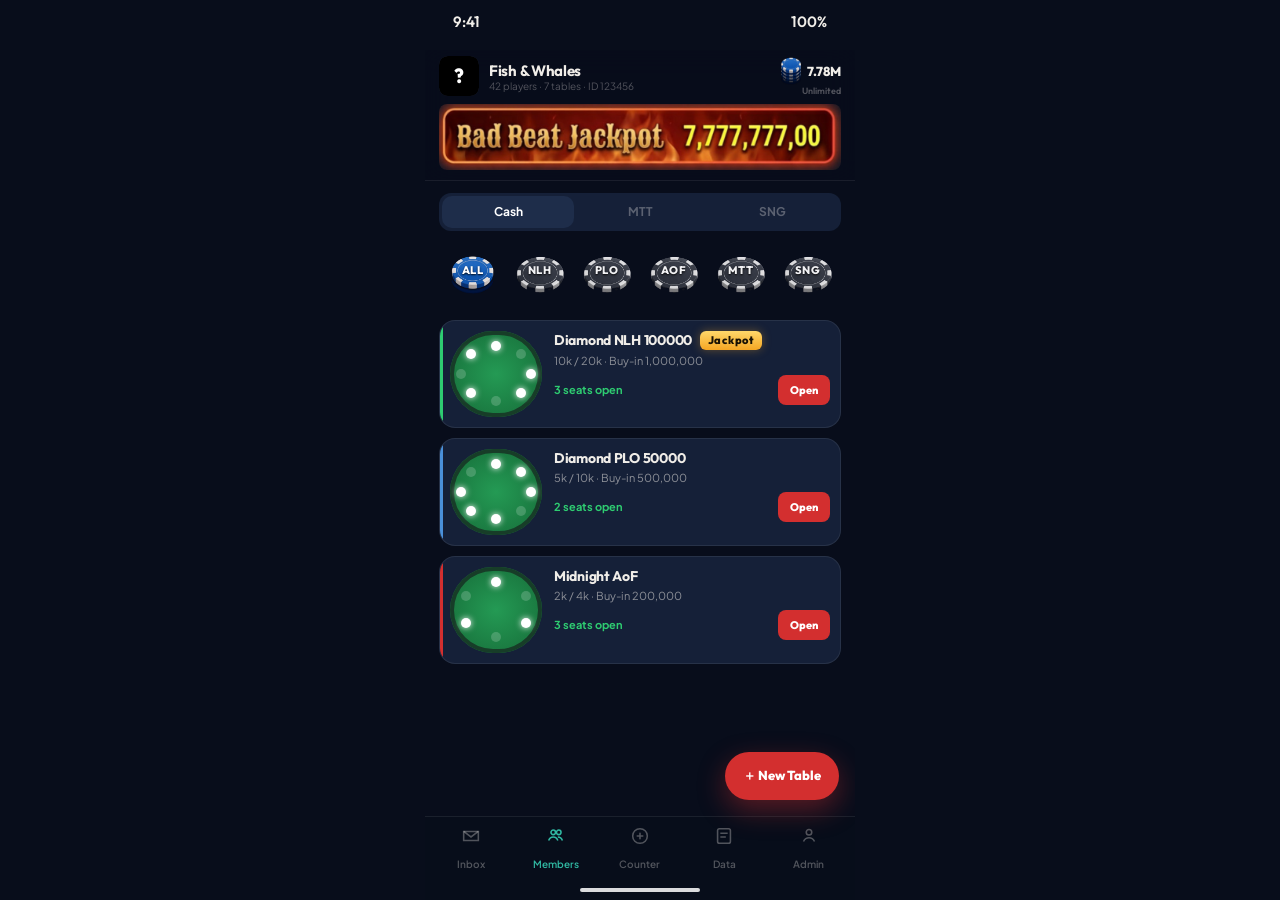
<file: c-seatmap.html>
<!DOCTYPE html>
<html lang="en">
<head>
<meta charset="UTF-8">
<meta name="viewport" content="width=device-width, initial-scale=1, maximum-scale=1">
<meta http-equiv="Cache-Control" content="no-cache, no-store, must-revalidate">
<title>C - Seat Map · ClubWorld</title>
<link rel="preconnect" href="https://fonts.googleapis.com">
<link href="https://fonts.googleapis.com/css2?family=Cinzel:wght@700;900&family=Oswald:wght@600;700&family=Outfit:wght@400;500;600;700;800&family=Plus+Jakarta+Sans:wght@400;500;600;700;800&family=Rye&display=swap" rel="stylesheet">
<link rel="stylesheet" href="css/tokens.css?v=8">
<style>
html, body { height: 100%; overflow: hidden; }
body { background: var(--cw-deep); }
.app {
  width: 100%; height: 100%; max-width: 430px; margin: 0 auto;
  background: var(--cw-deep);
  display: flex; flex-direction: column; position: relative; overflow: hidden;
}
.status { height: 50px; padding: 12px 28px 0; display: flex; justify-content: space-between; font-family: var(--font-d); font-size: 15px; font-weight: 600; }
.sticky {
  background: rgba(8,13,27,.92); backdrop-filter: blur(14px);
  border-bottom: 1px solid var(--cw-line); padding: 6px 14px 10px;
}
.clubbar { display: grid; grid-template-columns: 40px 1fr auto; gap: 10px; align-items: center; }
.av { width: 40px; height: 40px; border-radius: 22%; overflow: hidden; }
.av .ph { width: 100%; height: 100%; font-size: 20px; }
.clubbar h1 { font-family: var(--font-d); font-size: 15px; font-weight: 700; letter-spacing: -.02em; }
.clubbar p { font-size: 10px; color: var(--cw-mute); }
.chips { font-family: var(--font-d); font-size: 13px; font-weight: 800; text-align: right; display: flex; flex-direction: column; align-items: flex-end; }
.chips small { display: block; font-size: 9px; color: var(--cw-mute); font-weight: 600; }
.chips .amt { display: inline-flex; align-items: center; gap: 5px; }
.chips .chip-stack { width: 22px; height: 28px; }

.sticky .jp-card { margin: 8px 0 0; }

.scroll { flex: 1; overflow-y: auto; padding: 12px 14px 88px; }
.scroll::-webkit-scrollbar { display: none; }

.seg { display: grid; grid-template-columns: 1fr 1fr 1fr; background: var(--cw-card); border-radius: 12px; padding: 3px; margin-bottom: 10px; }
.seg button { height: 32px; border-radius: 10px; font-size: 12px; font-weight: 700; color: var(--cw-mute); }
.seg button.is-on { background: var(--cw-elev); color: #fff; }

.filters { display: flex; margin-bottom: 12px; }

.card {
  display: grid; grid-template-columns: 92px 1fr; gap: 12px;
  background: var(--cw-card); border: 1px solid var(--cw-line); border-radius: 16px;
  padding: 10px; margin-bottom: 10px; position: relative; overflow: hidden;
}
.card::before {
  content: ""; position: absolute; left: 0; top: 0; bottom: 0; width: 3px;
}
.card[data-game="nlh"]::before { background: var(--cw-green); }
.card[data-game="plo"]::before { background: var(--cw-blue); }
.card[data-game="mtt"]::before { background: var(--cw-gold); }
.card[data-game="sng"]::before { background: #c4a574; }
.card[data-game="aof"]::before { background: var(--cw-red); }

.mini {
  height: 86px; border-radius: 44px; overflow: hidden;
  background: radial-gradient(ellipse at 50% 50%, #249a54, var(--cw-felt-edge));
  box-shadow: inset 0 0 0 4px #173d28; position: relative;
}
.dot {
  --a: 0deg;
  --s: 10px;
  position: absolute;
  width: var(--s); height: var(--s); border-radius: 50%;
  left: calc(50% + cos(var(--a)) * 38% - var(--s) / 2);
  top: calc(50% + sin(var(--a)) * 32% - var(--s) / 2);
  background: rgba(255,255,255,.18);
}
.dot.on { background: #fff; box-shadow: 0 0 6px #fff; }

.info h3 { font-family: var(--font-d); font-size: 14px; font-weight: 700; letter-spacing: -.02em; display: flex; align-items: center; gap: 8px; flex-wrap: wrap; }
.meta { font-size: 11px; color: var(--cw-dim); margin: 4px 0 8px; }
.foot { display: flex; align-items: center; justify-content: space-between; }
.open { font-size: 11px; font-weight: 700; color: var(--cw-green); }
.join {
  height: 30px; padding: 0 12px; border-radius: 8px; background: var(--cw-red); color: #fff;
  font-size: 11px; font-weight: 800; font-family: var(--font-d);
}

.fab {
  position: absolute; right: 16px; bottom: 100px; z-index: 5;
  height: 48px; padding: 0 18px; border-radius: 99px;
  background: var(--cw-red); color: #fff; font-family: var(--font-d); font-weight: 800; font-size: 13px;
  box-shadow: 0 10px 28px rgba(211,47,47,.4); display: flex; align-items: center; gap: 6px;
}

.tabbar {
  height: 84px; background: rgba(8,13,27,.96); border-top: 1px solid var(--cw-line);
  display: grid; grid-template-columns: repeat(5,1fr); padding: 8px 4px 22px;
}
.tab { display: grid; justify-items: center; gap: 3px; color: var(--cw-mute); font-size: 10px; font-weight: 600; }
.tab svg { width: 22px; height: 22px; }
.tab.is-on { color: var(--cw-teal); }

.toast {
  position: absolute; left: 50%; bottom: 160px; transform: translateX(-50%) translateY(12px);
  background: var(--cw-elev); border: 1px solid var(--cw-line); padding: 10px 16px; border-radius: 99px;
  font-size: 12px; font-weight: 600; opacity: 0; pointer-events: none; transition: .3s var(--ease); white-space: nowrap;
}
.toast.is-on { opacity: 1; transform: translateX(-50%) translateY(0); }
.home { position: absolute; left: 50%; bottom: 8px; width: 120px; height: 4px; background: #fff; border-radius: 4px; transform: translateX(-50%); opacity: .85; }
</style>
</head>
<body>
<div class="app">
  <div class="status"><span>9:41</span><span>100%</span></div>
  <div class="sticky">
    <div class="clubbar">
      <div class="av"><div class="ph">?</div></div>
      <div>
        <h1>Fish &amp; Whales</h1>
        <p>42 players · 7 tables · ID 123456</p>
      </div>
      <div class="chips"><span class="amt"><img class="chip-stack" src="assets/chip-stack.png" alt="">7.78M</span><small>Unlimited</small></div>
    </div>
    <div class="jp-card">
      <img src="assets/jackpot-banner.png" alt="Bad Beat Jackpot">
    </div>
  </div>

  <div class="scroll">
    <div class="seg" data-seg>
      <button class="is-on" data-seg-key="cash">Cash</button>
      <button data-seg-key="mtt">MTT</button>
      <button data-seg-key="sng">SNG</button>
    </div>
    <div class="filters" data-filter-group>
      <button class="mode-chip is-on" data-filter="all"><span>All</span></button>
      <button class="mode-chip" data-filter="nlh"><span>NLH</span></button>
      <button class="mode-chip" data-filter="plo"><span>PLO</span></button>
      <button class="mode-chip" data-filter="aof"><span>AoF</span></button>
      <button class="mode-chip" data-filter="mtt"><span>MTT</span></button>
      <button class="mode-chip" data-filter="sng"><span>SNG</span></button>
    </div>

    <article class="card" data-game="nlh" data-kind="cash">
      <div class="mini">
        <span class="dot on" style="--a:-90deg"></span>
        <span class="dot" style="--a:-45deg"></span>
        <span class="dot on" style="--a:0deg"></span>
        <span class="dot on" style="--a:45deg"></span>
        <span class="dot" style="--a:90deg"></span>
        <span class="dot on" style="--a:135deg"></span>
        <span class="dot" style="--a:180deg"></span>
        <span class="dot on" style="--a:225deg"></span>
      </div>
      <div class="info">
        <h3>Diamond NLH 100000 <span class="jp-mark">Jackpot</span></h3>
        <div class="meta">10k / 20k · Buy-in 1,000,000</div>
        <div class="foot">
          <span class="open">3 seats open</span>
          <button class="join" data-toast="Opening Diamond NLH…">Open</button>
        </div>
      </div>
    </article>

    <article class="card" data-game="plo" data-kind="cash">
      <div class="mini">
        <span class="dot on" style="--a:-90deg"></span>
        <span class="dot on" style="--a:-45deg"></span>
        <span class="dot on" style="--a:0deg"></span>
        <span class="dot" style="--a:45deg"></span>
        <span class="dot on" style="--a:90deg"></span>
        <span class="dot on" style="--a:135deg"></span>
        <span class="dot on" style="--a:180deg"></span>
        <span class="dot" style="--a:225deg"></span>
      </div>
      <div class="info">
        <h3>Diamond PLO 50000</h3>
        <div class="meta">5k / 10k · Buy-in 500,000</div>
        <div class="foot">
          <span class="open">2 seats open</span>
          <button class="join" data-toast="Opening Diamond PLO…">Open</button>
        </div>
      </div>
    </article>

    <article class="card" data-game="aof" data-kind="cash">
      <div class="mini">
        <span class="dot on" style="--a:-90deg"></span>
        <span class="dot" style="--a:-30deg"></span>
        <span class="dot on" style="--a:30deg"></span>
        <span class="dot" style="--a:90deg"></span>
        <span class="dot on" style="--a:150deg"></span>
        <span class="dot" style="--a:210deg"></span>
      </div>
      <div class="info">
        <h3>Midnight AoF</h3>
        <div class="meta">2k / 4k · Buy-in 200,000</div>
        <div class="foot">
          <span class="open">3 seats open</span>
          <button class="join" data-toast="Opening Midnight AoF…">Open</button>
        </div>
      </div>
    </article>

    <article class="card" data-game="mtt" data-kind="mtt">
      <div class="mini">
        <span class="dot on" style="--a:-90deg"></span>
        <span class="dot on" style="--a:-45deg"></span>
        <span class="dot" style="--a:0deg"></span>
        <span class="dot on" style="--a:45deg"></span>
        <span class="dot on" style="--a:90deg"></span>
        <span class="dot" style="--a:135deg"></span>
        <span class="dot on" style="--a:180deg"></span>
        <span class="dot on" style="--a:225deg"></span>
      </div>
      <div class="info">
        <h3>Club MTT #12</h3>
        <div class="meta">32 max · Late reg 12:40 · 50k GTD</div>
        <div class="foot">
          <span class="open">8 spots left</span>
          <button class="join" data-toast="Registering MTT…">Reg</button>
        </div>
      </div>
    </article>

    <article class="card" data-game="sng" data-kind="sng">
      <div class="mini">
        <span class="dot on" style="--a:-90deg"></span>
        <span class="dot on" style="--a:-50deg"></span>
        <span class="dot" style="--a:-10deg"></span>
        <span class="dot on" style="--a:30deg"></span>
        <span class="dot on" style="--a:70deg"></span>
        <span class="dot on" style="--a:110deg"></span>
        <span class="dot" style="--a:150deg"></span>
        <span class="dot on" style="--a:190deg"></span>
        <span class="dot on" style="--a:230deg"></span>
      </div>
      <div class="info">
        <h3>Sunday SNG</h3>
        <div class="meta">Starts when full · Buy-in 10,000</div>
        <div class="foot">
          <span class="open">2 seats to start</span>
          <button class="join" data-toast="Joining SNG…">Seat</button>
        </div>
      </div>
    </article>
  </div>

  <button class="fab" data-toast="Create table: next screen">＋ New Table</button>

  <nav class="tabbar">
    <button class="tab" data-nav><svg viewBox="0 0 24 24" fill="none" stroke="currentColor" stroke-width="1.7"><path d="M4 7h16v10H4z"/><path d="m4 7 8 6 8-6"/></svg>Inbox</button>
    <button class="tab is-on" data-nav><svg viewBox="0 0 24 24" fill="none" stroke="currentColor" stroke-width="1.7"><circle cx="9" cy="8" r="2.5"/><circle cx="15" cy="8" r="2.5"/><path d="M4 17c1-3 3-4 5-4s4 1 5 4"/><path d="M14 13c2 0 4 1 5 4"/></svg>Members</button>
    <button class="tab" data-nav><svg viewBox="0 0 24 24" fill="none" stroke="currentColor" stroke-width="1.7" stroke-linecap="round"><circle cx="12" cy="12" r="8"/><path d="M12 9v6M9 12h6"/></svg>Counter</button>
    <button class="tab" data-nav><svg viewBox="0 0 24 24" fill="none" stroke="currentColor" stroke-width="1.7"><rect x="5" y="4" width="14" height="16" rx="2"/><path d="M8 9h8M8 13h6"/></svg>Data</button>
    <button class="tab" data-nav><svg viewBox="0 0 24 24" fill="none" stroke="currentColor" stroke-width="1.7"><circle cx="12" cy="8" r="3"/><path d="M6 18c1.5-3 3.5-4 6-4s4.5 1 6 4"/></svg>Admin</button>
  </nav>
  <div class="toast"></div>
  <div class="home"></div>
</div>
<script src="js/club.js"></script>
</body>
</html>
</file>
<file: css/tokens.css>
:root {
  --cw-deep: #080D1B;
  --cw-bg: #0B1428;
  --cw-card: #152038;
  --cw-elev: #1E2D4A;
  --cw-line: rgba(255,255,255,.08);
  --cw-red: #D32F2F;
  --cw-red-h: #E53935;
  --cw-green: #2ECC71;
  --cw-felt: #1E8C4A;
  --cw-felt-edge: #166B38;
  --cw-gold: #F5A623;
  --cw-blue: #4A90D9;
  --cw-teal: #30B8A2;
  --cw-text: #F0EDE8;
  --cw-dim: rgba(240,237,232,.55);
  --cw-mute: rgba(240,237,232,.32);
  --font-d: "Outfit", system-ui, sans-serif;
  --font-b: "Plus Jakarta Sans", system-ui, sans-serif;
  --ease: cubic-bezier(.16,1,.3,1);
}
* { box-sizing: border-box; margin: 0; padding: 0; }
html { height: 100%; }
body {
  min-height: 100%;
  font-family: var(--font-b);
  color: var(--cw-text);
  background: #000;
  -webkit-font-smoothing: antialiased;
}
button { font-family: inherit; cursor: pointer; border: none; background: none; color: inherit; }
img { display: block; max-width: 100%; }
[hidden] { display: none !important; }

.ph {
  display: grid; place-items: center;
  background: #000;
  color: #fff;
  font-family: var(--font-d);
  font-weight: 800;
  border: 0;
  border-radius: 22%;
  line-height: 1;
  user-select: none;
  box-shadow: 0 0 0 1px rgba(255,255,255,.06);
}

.jp-mark {
  display: inline-flex;
  align-items: center;
  font-family: var(--font-d);
  font-style: normal;
  font-size: 11px;
  font-weight: 800;
  letter-spacing: .04em;
  line-height: 1;
  color: #1a1204;
  background: linear-gradient(180deg, #ffd76a, var(--cw-gold));
  padding: 4px 8px;
  border-radius: 6px;
  box-shadow: 0 0 10px rgba(245,166,35,.35);
  flex-shrink: 0;
  vertical-align: middle;
}

.jp-card {
  position: relative;
  height: auto;
  aspect-ratio: 1024 / 167;
  border-radius: 8px;
  overflow: hidden;
  margin-bottom: 12px;
  isolation: isolate;
  border: 0;
  box-shadow: none;
  background: transparent;
}
.jp-card > img {
  position: absolute; inset: 0;
  width: 100%; height: 100%;
  object-fit: contain; object-position: center;
  pointer-events: none;
}
.jp-veil { display: none; }
.jp-copy {
  position: relative; z-index: 2;
  height: 100%;
  display: flex; flex-direction: row; align-items: center; justify-content: space-between;
  padding: 0 12px;
  gap: 10px;
}
.jp-script, .jp-titles {
  font-family: "Rye", serif;
  font-size: 15px;
  font-weight: 400;
  color: #f3e2b0;
  text-shadow: 0 2px 3px #000, 0 0 8px rgba(0,0,0,.6);
  line-height: 1.05;
  white-space: nowrap;
}
.jp-word { display: none; }
.jp-num {
  font-family: "Oswald", sans-serif;
  font-weight: 700;
  font-style: italic;
  font-size: 22px;
  letter-spacing: .01em;
  line-height: 1;
  color: #ffe44a;
  background: none;
  -webkit-background-clip: unset;
  background-clip: unset;
  filter: none;
  text-shadow: 0 2px 3px #000;
  white-space: nowrap;
}
.jp-card.jp-slim { aspect-ratio: 1024 / 167; height: auto; }
.jp-slim .jp-script, .jp-slim .jp-titles { font-size: 13px; }
.jp-slim .jp-num { font-size: 18px; }
.jp-slim .jp-copy { padding: 0 10px; }

.filters, .pills.modes {
  display: flex;
  align-items: center;
  justify-content: space-between;
  gap: 0;
  width: 100%;
  overflow: hidden;
  padding: 0;
  margin-bottom: 12px;
}
.mode-chip {
  flex: 1 1 0;
  min-width: 0;
  width: auto;
  height: auto;
  aspect-ratio: 1;
  border-radius: 0;
  position: relative;
  padding: 0;
  font-family: var(--font-d);
  font-size: clamp(8px, 2.5vw, 11px);
  font-weight: 800;
  letter-spacing: .05em;
  text-transform: uppercase;
  text-align: center;
  line-height: 1;
  color: #f2f2f4;
  background: transparent url("../assets/chip-off.png") center / contain no-repeat;
  box-shadow: none;
}
.mode-chip span {
  position: absolute;
  left: 50%;
  top: 44%;
  transform: translate(-50%, -50%);
  white-space: nowrap;
  pointer-events: none;
  text-shadow: 0 1px 2px rgba(0,0,0,.9);
}
.mode-chip.is-on {
  color: #fff;
  background-image: url("../assets/chip-on.png");
  box-shadow: none;
}

.chip-stack {
  width: 26px;
  height: 34px;
  object-fit: contain;
  flex-shrink: 0;
  display: block;
}
</file>
